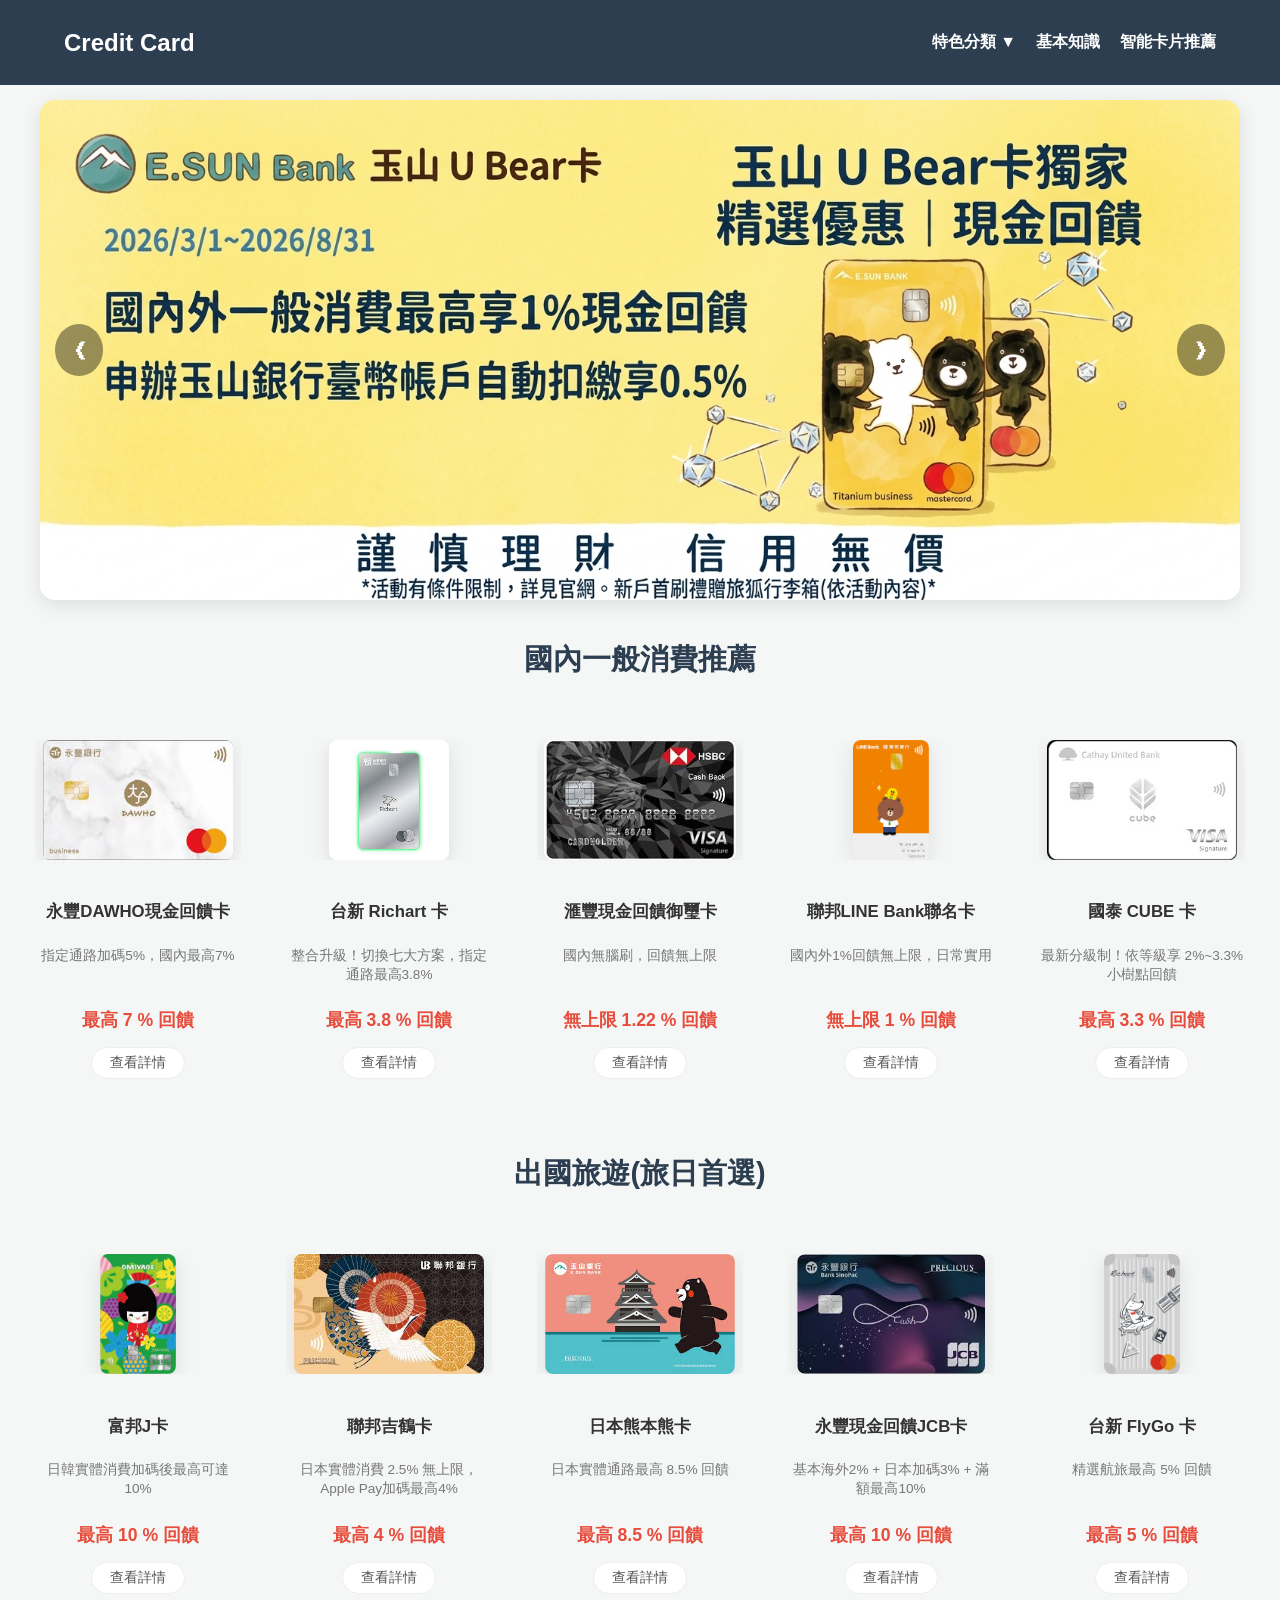
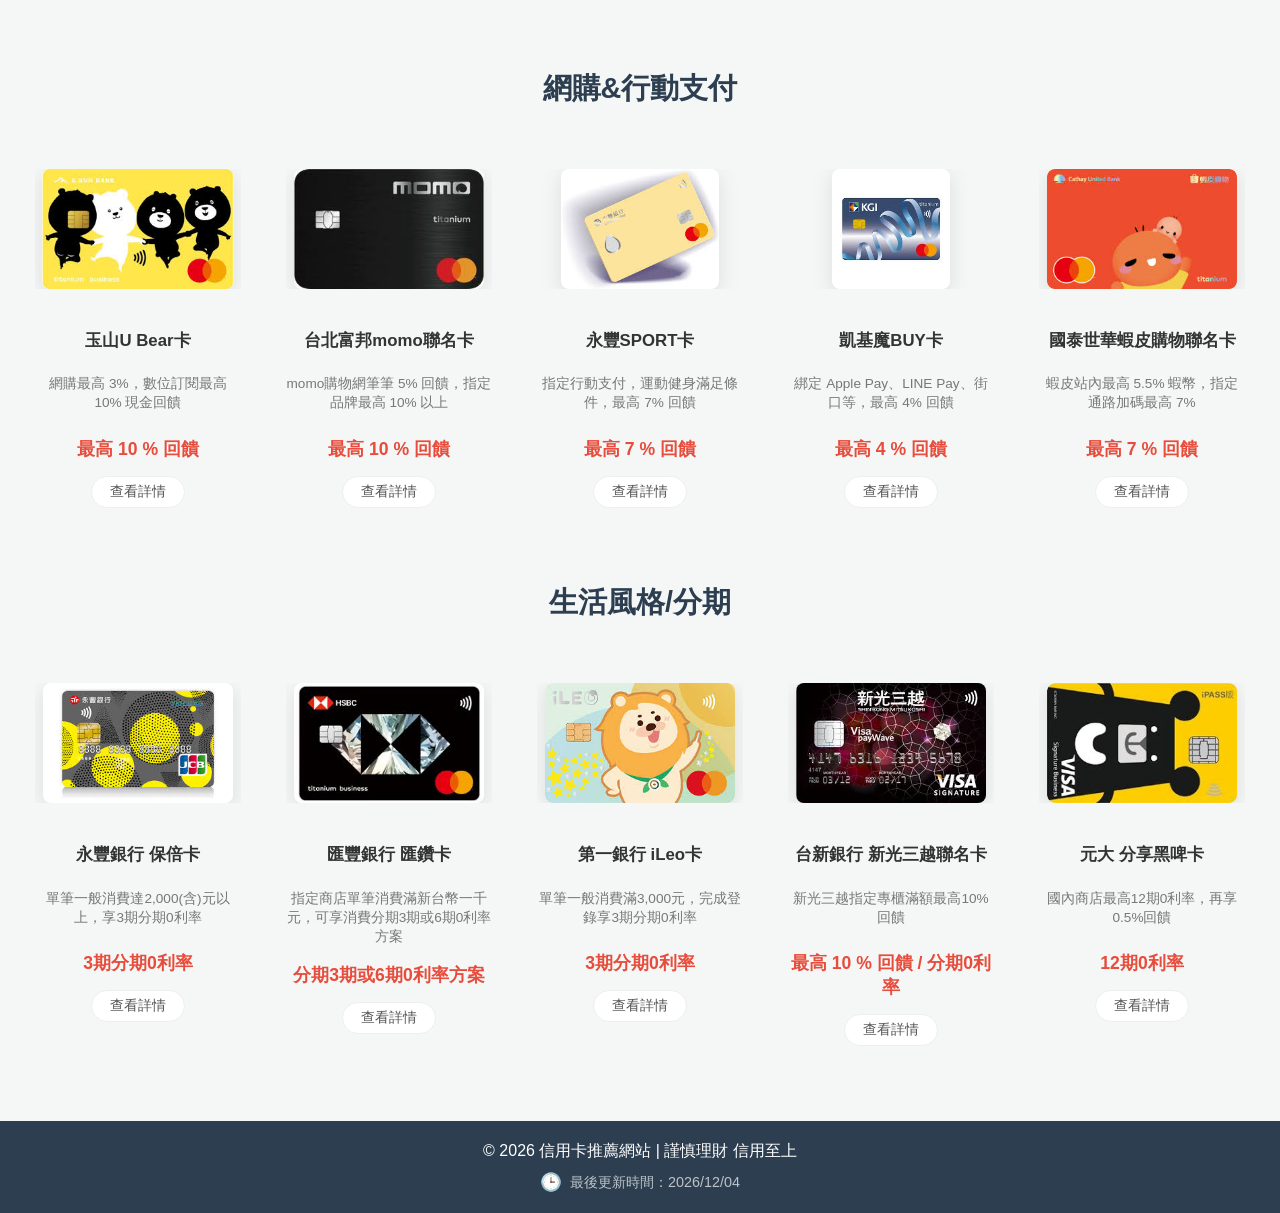
<file: index.html>
<!DOCTYPE html>
<html lang="zh-TW">

<head>
    <meta charset="UTF-8">
    <meta name="viewport" content="width=device-width, initial-scale=1.0">
    <title>台灣熱門信用卡推薦指南</title>
    <link rel="stylesheet" href="style.css">
</head>

<body>

    <header>
        <nav class="navbar">
            <a href="index.html" class="logo" style="text-decoration: none;">Credit Card</a>
            <ul class="nav-links">
                <li class="dropdown">
                    <a href="#" class="dropbtn">特色分類 ▼</a>
                    <div class="dropdown-content">
                        <a href="#domestic">國內消費</a>
                        <a href="#overseas">出國旅遊(旅日首選)</a>
                        <a href="#online">網購/行動支付</a>
                        <a href="#lifestyle">生活風格/分期</a>
                    </div>
                </li>
                <li><a href="knowledge.html">基本知識</a></li>
                <li><a href="suggest.html">智能卡片推薦</a></li>
            </ul>
        </nav>
    </header>
    <div class="carousel-container">
        <div class="carousel-slide">
            <div class="carousel-item">
                <a href="https://reurl.cc/4lNxEK" target="_blank"><img src="./picture/UBeard輪播圖.png"
                        alt="UBeard輪播圖"></a>
            </div>
            <div class="carousel-item">
                <a href="https://reurl.cc/R2k5YZ" target="_blank"><img src="./picture/國泰cube輪播圖.png"
                        alt="國泰cube輪播圖"></a>
            </div>
            <div class="carousel-item">
                <a href="https://reurl.cc/18O96X" target="_blank"><img src="./picture/匯豐輪播圖.png" alt="匯豐輪播圖"></a>
            </div>
            <div class="carousel-item">
                <a href="https://reurl.cc/6Gq81d" target="_blank"><img src="./picture/富邦J卡輪播圖.png" alt="富邦J卡輪播圖"></a>
            </div>
        </div>
        <button class="carousel-btn prev" onclick="changeSlide(-1)">&#10094;</button>
        <button class="carousel-btn next" onclick="changeSlide(1)">&#10095;</button>
        <div class="carousel-indicators">
            <span class="dot active" onclick="goToSlide(0)"></span>
            <span class="dot" onclick="goToSlide(1)"></span>
            <span class="dot" onclick="goToSlide(2)"></span>
            <span class="dot" onclick="goToSlide(3)"></span>
        </div>
    </div>

    <main class="container">
        <section id="domestic" class="card-section">
            <div class="category-header">
                <h2> 國內一般消費推薦</h2>
            </div>

            <div class="card-grid">

                <div class="card-item">
                    <div class="card-img-placeholder"><img src="./picture/永豐DAWHO現金回饋卡.jpg" alt="永豐DAWHO現金回饋卡">
                    </div>
                    <div class="card-info">
                        <h3 class="card-name">永豐DAWHO現金回饋卡</h3>
                        <p class="advantages">指定通路加碼5%，國內最高7%</p>
                        <p class="reward-text">最高 7 % 回饋</p>
                        <button class="detail-btn" onclick="openModal('dawho')">查看詳情</button>
                    </div>

                </div>

                <div class="card-item">
                    <div class="card-img-placeholder"><img src="./picture/台新Richart卡.jpg" alt="台新 Richart 卡"></div>
                    <div class="card-info">
                        <h3 class="card-name">台新 Richart 卡</h3>
                        <p class="advantages">整合升級！切換七大方案，指定通路最高3.8%</p>
                        <p class="reward-text">最高 3.8 % 回饋</p>
                        <button class="detail-btn" onclick="openModal('gogo')">查看詳情</button>
                    </div>
                </div>

                <div class="card-item">
                    <div class="card-img-placeholder"><img src="./picture/滙豐現金回饋御璽卡.jpg" alt="滙豐現金回饋御璽卡"></div>
                    <div class="card-info">
                        <h3 class="card-name">滙豐現金回饋御璽卡</h3>
                        <p class="advantages">國內無腦刷，回饋無上限</p>
                        <p class="reward-text">無上限 1.22 % 回饋</p>
                        <button class="detail-btn" onclick="openModal('cashback_visa')">查看詳情</button>
                    </div>
                </div>
                <div class="card-item">
                    <div class="card-img-placeholder"><img src="./picture/聯邦LINE Bank聯名卡.jpg" alt="聯邦LINE Bank聯名卡">
                    </div>
                    <div class="card-info">
                        <h3 class="card-name">聯邦LINE Bank聯名卡</h3>
                        <p class="advantages">國內外1%回饋無上限，日常實用</p>
                        <p class="reward-text">無上限 1 % 回饋</p>
                        <button class="detail-btn" onclick="openModal('line_bank')">查看詳情</button>
                    </div>

                </div>
                <div class="card-item">
                    <div class="card-img-placeholder"><img src="./picture/國泰CUBE卡.jpg" alt="國泰CUBE卡"></div>
                    <div class="card-info">
                        <h3 class="card-name">國泰 CUBE 卡</h3>
                        <p class="advantages"> 最新分級制！依等級享 2%~3.3% 小樹點回饋</p>
                        <p class="reward-text">最高 3.3 % 回饋</p>
                        <button class="detail-btn" onclick="openModal('cube')">查看詳情</button>
                    </div>
                </div>
            </div>

        </section>

        <section id="overseas" class="card-section">
            <div class="category-header">
                <h2> 出國旅遊(旅日首選)</h2>
            </div>

            <div class="card-grid">

                <div class="card-item">
                    <div class="card-img-placeholder"><img src="./picture/富邦J卡.jpg" alt="富邦J卡"></div>
                    <div class="card-info">
                        <h3 class="card-name">富邦J卡</h3>
                        <p class="advantages">日韓實體消費加碼後最高可達 10%</p>
                        <p class="reward-text">最高 10 % 回饋</p>
                        <button class="detail-btn" onclick="openModal('fubon_j')">查看詳情</button>
                    </div>
                </div>

                <div class="card-item">
                    <div class="card-img-placeholder"><img src="./picture/聯邦吉鶴卡.jpg" alt="聯邦吉鶴卡"></div>
                    <div class="card-info">
                        <h3 class="card-name">聯邦吉鶴卡</h3>
                        <p class="advantages">日本實體消費 2.5% 無上限，Apple Pay加碼最高4%</p>
                        <p class="reward-text">最高 4 % 回饋</p>
                        <button class="detail-btn" onclick="openModal('giho')">查看詳情</button>
                    </div>
                </div>

                <div class="card-item">
                    <div class="card-img-placeholder"><img src="./picture/日本熊本熊卡.jpg" alt="日本熊本熊卡"></div>
                    <div class="card-info">
                        <h3 class="card-name">日本熊本熊卡</h3>
                        <p class="advantages">日本實體通路最高 8.5% 回饋</p>
                        <p class="reward-text">最高 8.5 % 回饋</p>
                        <button class="detail-btn" onclick="openModal('kumamon')">查看詳情</button>
                    </div>
                </div>

                <div class="card-item">
                    <div class="card-img-placeholder"><img src="./picture/永豐現金回饋JCB卡.jpg" alt="永豐現金回饋JCB卡"></div>
                    <div class="card-info">
                        <h3 class="card-name">永豐現金回饋JCB卡</h3>
                        <p class="advantages">基本海外2% + 日本加碼3% + 滿額最高10%</p>
                        <p class="reward-text">最高 10 % 回饋</p>
                        <button class="detail-btn" onclick="openModal('sinopac_jcb')">查看詳情</button>
                    </div>
                </div>

                <div class="card-item">
                    <div class="card-img-placeholder"><img src="./picture/台新FlyGo卡.jpg" alt="台新FlyGo卡"></div>
                    <div class="card-info">
                        <h3 class="card-name">台新 FlyGo 卡</h3>
                        <p class="advantages">精選航旅最高 5% 回饋</p>
                        <p class="reward-text">最高 5 % 回饋</p>
                        <button class="detail-btn" onclick="openModal('flygo')">查看詳情</button>
                    </div>
                </div>

            </div>
        </section>

        <section id="online" class="card-section">
            <div class="category-header">
                <h2> 網購&行動支付</h2>
            </div>

            <div class="card-grid">

                <div class="card-item">
                    <div class="card-img-placeholder"><img src="./picture/玉山U Bear卡.jpg" alt="玉山U Bear卡"></div>
                    <div class="card-info">
                        <h3 class="card-name">玉山U Bear卡</h3>
                        <p class="advantages">網購最高 3%，數位訂閱最高 10% 現金回饋</p>
                        <p class="reward-text">最高 10 % 回饋</p>
                        <button class="detail-btn" onclick="openModal('ubear')">查看詳情</button>
                    </div>
                </div>

                <div class="card-item">
                    <div class="card-img-placeholder"><img src="./picture/台北富邦momo聯名卡.jpg" alt="台北富邦momo聯名卡"></div>
                    <div class="card-info">
                        <h3 class="card-name">台北富邦momo聯名卡</h3>
                        <p class="advantages">momo購物網筆筆 5% 回饋，指定品牌最高 10% 以上</p>
                        <p class="reward-text">最高 10 % 回饋</p>
                        <button class="detail-btn" onclick="openModal('momo')">查看詳情</button>
                    </div>
                </div>

                <div class="card-item">
                    <div class="card-img-placeholder"><img src="./picture/永豐SPORT卡.jpg" alt="永豐SPORT卡"></div>
                    <div class="card-info">
                        <h3 class="card-name">永豐SPORT卡</h3>
                        <p class="advantages">指定行動支付，運動健身滿足條件，最高 7% 回饋</p>
                        <p class="reward-text">最高 7 % 回饋</p>
                        <button class="detail-btn" onclick="openModal('sport')">查看詳情</button>
                    </div>
                </div>

                <div class="card-item">
                    <div class="card-img-placeholder"><img src="./picture/凱基魔BUY卡.jpg" alt="凱基魔BUY卡"></div>
                    <div class="card-info">
                        <h3 class="card-name">凱基魔BUY卡</h3>
                        <p class="advantages">綁定 Apple Pay、LINE Pay、街口等，最高 4% 回饋</p>
                        <p class="reward-text">最高 4 % 回饋</p>
                        <button class="detail-btn" onclick="openModal('magi')">查看詳情</button>
                    </div>
                </div>

                <div class="card-item">
                    <div class="card-img-placeholder"><img src="./picture/國泰世華蝦皮購物聯名卡.jpg" alt="國泰世華蝦皮購物聯名卡"></div>
                    <div class="card-info">
                        <h3 class="card-name">國泰世華蝦皮購物聯名卡</h3>
                        <p class="advantages">蝦皮站內最高 5.5% 蝦幣，指定通路加碼最高 7%</p>
                        <p class="reward-text">最高 7 % 回饋</p>
                        <button class="detail-btn" onclick="openModal('shopee')">查看詳情</button>
                    </div>
                </div>

            </div>
        </section>

        <section id="lifestyle" class="card-section">
            <div class="category-header">
                <h2> 生活風格/分期</h2>
            </div>

            <div class="card-grid">

                <div class="card-item">
                    <div class="card-img-placeholder"><img src="./picture/永豐銀行 保倍卡.jpg" alt="永豐銀行 保倍卡"></div>
                    <div class="card-info">
                        <h3 class="card-name">永豐銀行 保倍卡</h3>
                        <p class="advantages">單筆一般消費達2,000(含)元以上，享3期分期0利率</p>
                        <p class="reward-text">3期分期0利率</p>
                        <button class="detail-btn" onclick="openModal('sinopac_baby')">查看詳情</button>
                    </div>
                </div>

                <div class="card-item">
                    <div class="card-img-placeholder"><img src="./picture/匯豐銀行 匯鑽卡.jpg" alt="匯豐銀行 匯鑽卡"></div>
                    <div class="card-info">
                        <h3 class="card-name">匯豐銀行 匯鑽卡</h3>
                        <p class="advantages">指定商店單筆消費滿新台幣一千元，可享消費分期3期或6期0利率方案</p>
                        <p class="reward-text">分期3期或6期0利率方案</p>
                        <button class="detail-btn" onclick="openModal('hsbc_diamond')">查看詳情</button>
                    </div>
                </div>

                <div class="card-item">
                    <div class="card-img-placeholder"><img src="./picture/第一銀行 iLeo卡.jpg" alt="第一銀行 iLeo卡"></div>
                    <div class="card-info">
                        <h3 class="card-name">第一銀行 iLeo卡</h3>
                        <p class="advantages">單筆一般消費滿3,000元，完成登錄享3期分期0利率</p>
                        <p class="reward-text">3期分期0利率</p>
                        <button class="detail-btn" onclick="openModal('first_ileo')">查看詳情</button>
                    </div>
                </div>

                <div class="card-item">
                    <div class="card-img-placeholder"><img src="./picture/台新銀行 新光三越聯名卡.jpg" alt="台新銀行 新光三越聯名卡"></div>
                    <div class="card-info">
                        <h3 class="card-name">台新銀行 新光三越聯名卡</h3>
                        <p class="advantages">新光三越指定專櫃滿額最高10%回饋</p>
                        <p class="reward-text">最高 10 % 回饋 / 分期0利率</p>
                        <button class="detail-btn" onclick="openModal('taishin_shinkong')">查看詳情</button>
                    </div>
                </div>

                <div class="card-item">
                    <div class="card-img-placeholder"><img src="./picture/元大 分享黑啤卡.jpg" alt="元大 分享黑啤卡"></div>
                    <div class="card-info">
                        <h3 class="card-name">元大 分享黑啤卡</h3>
                        <p class="advantages">國內商店最高12期0利率，再享0.5%回饋</p>
                        <p class="reward-text">12期0利率</p>
                        <button class="detail-btn" onclick="openModal('yuantadabest_share')">查看詳情</button>
                    </div>
                </div>

            </div>
        </section>
    </main>

    <footer>
        <p>&copy; 2026 信用卡推薦網站 | 謹慎理財 信用至上</p>
        <div class="update-time-container">
            <span class="update-icon">🕒</span>
            <span>最後更新時間：<span id="last-update-time"></span></span>
        </div>
    </footer>

    <div id="card-modal" class="modal">
        <div class="modal-content">
            <span class="close-btn" onclick="closeModal()">&times;</span>
            <div id="modal-body">
            </div>
        </div>
    </div>

    <script src="script.js"></script>
</body>

</html>
</file>
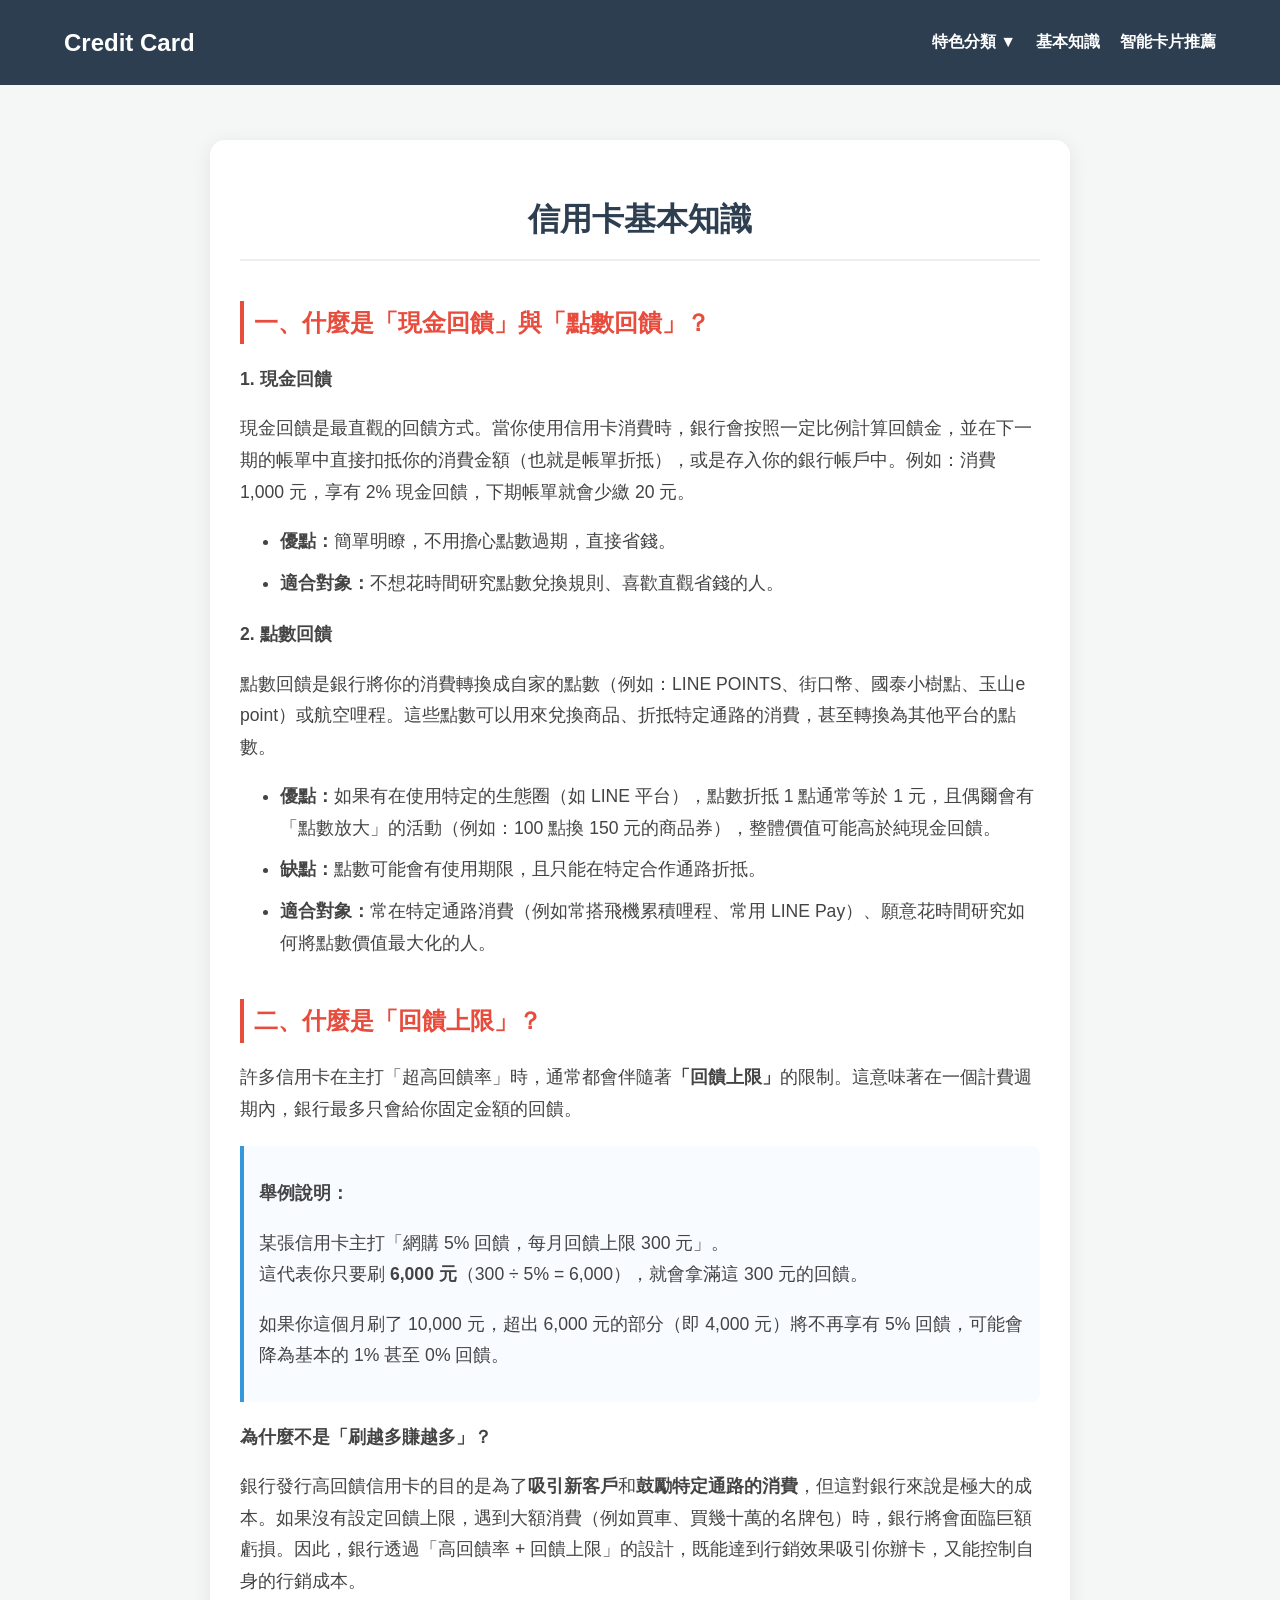
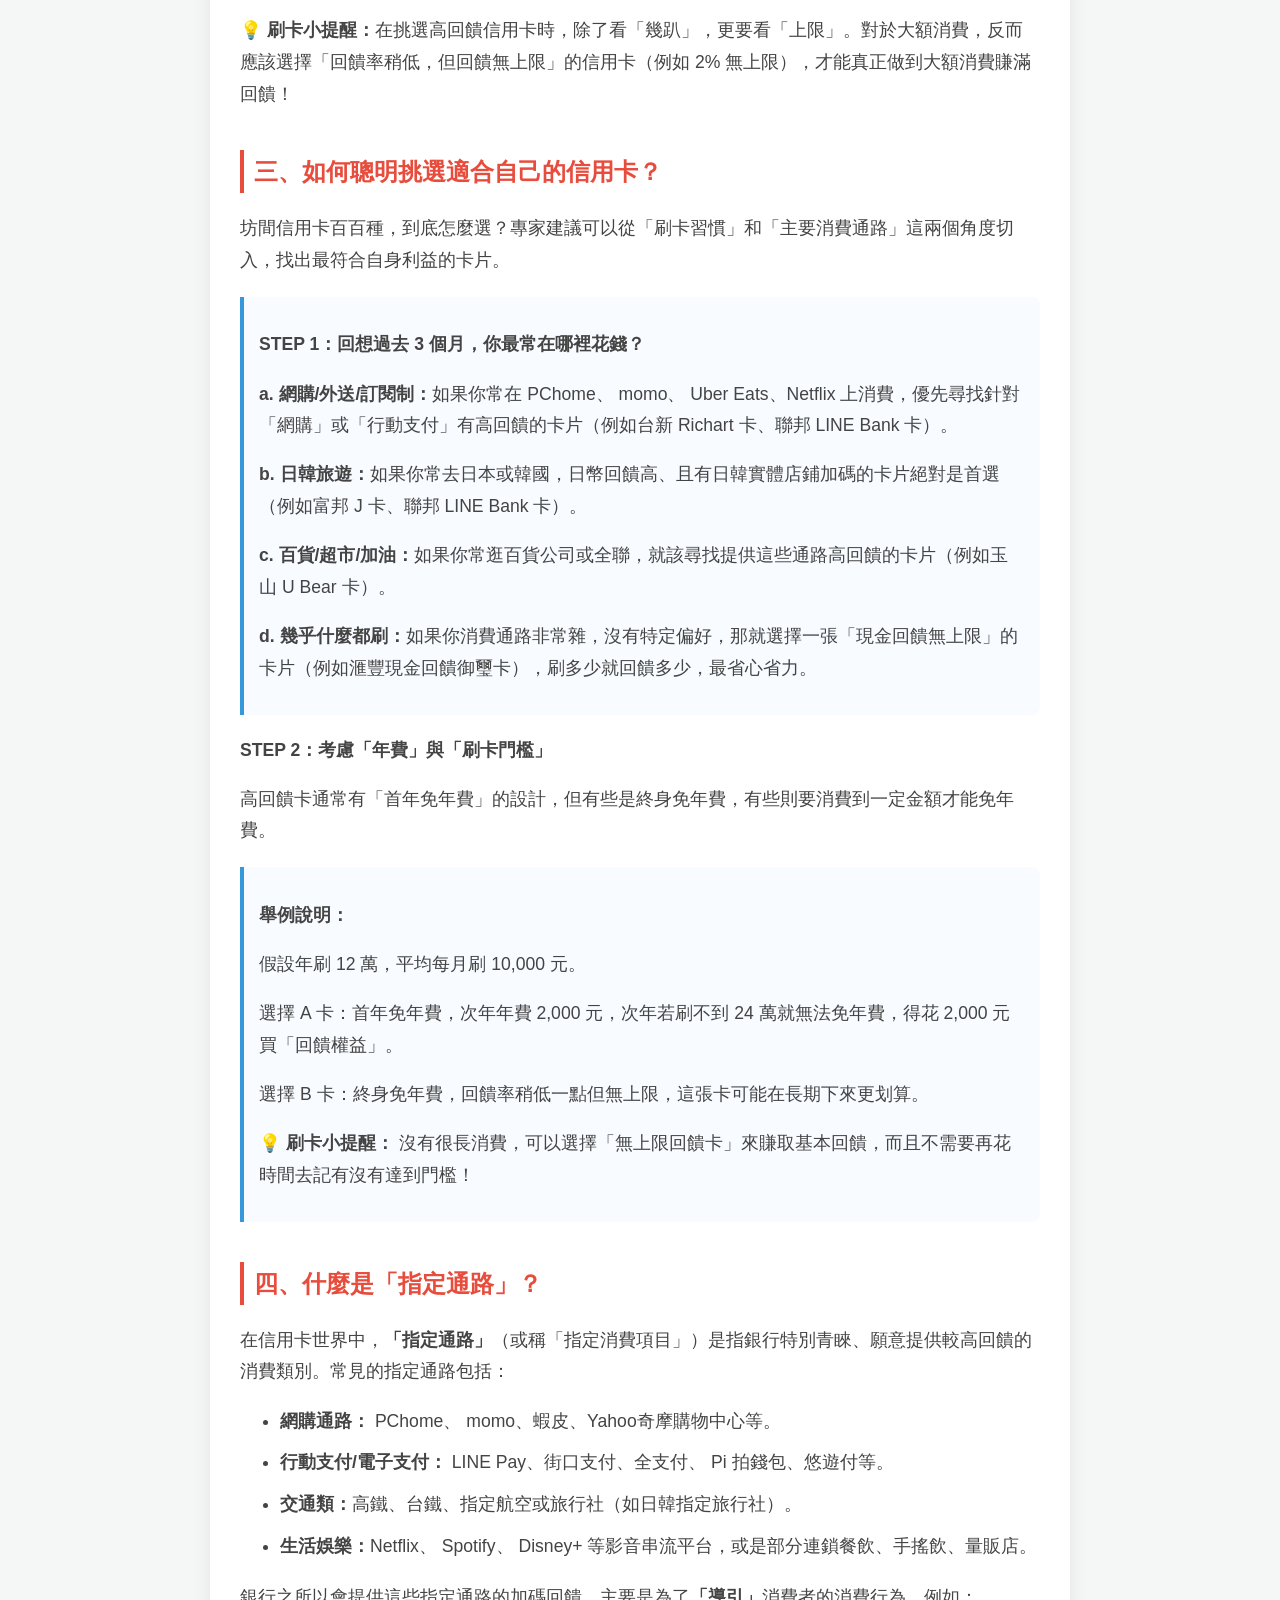
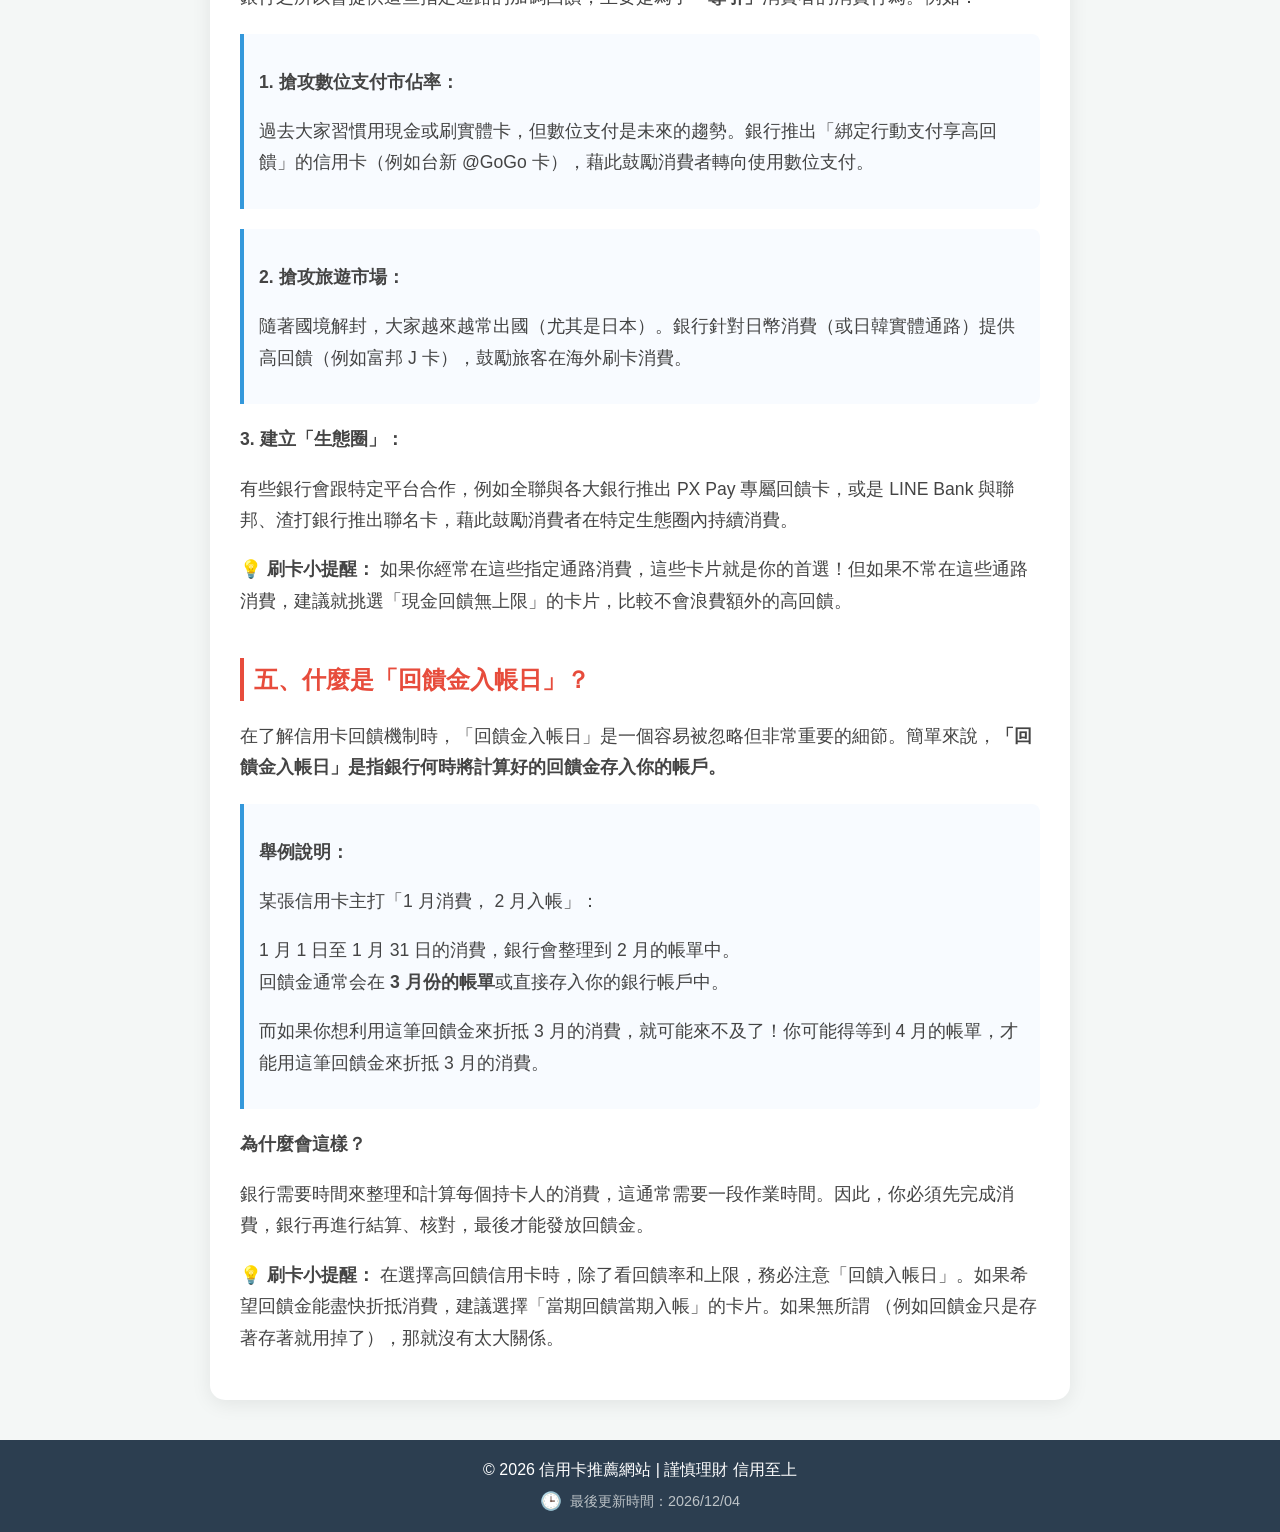
<file: knowledge.html>
<!DOCTYPE html>
<html lang="zh-TW">

<head>
    <meta charset="UTF-8">
    <meta name="viewport" content="width=device-width, initial-scale=1.0">
    <title>信用卡基本知識 - 台灣熱門信用卡推薦指南</title>
    <link rel="stylesheet" href="style.css">
    <style>
        .knowledge-container {
            max-width: 800px;
            margin: 40px auto;
            padding: 30px;
            background: #ffffff;
            border-radius: 15px;
            box-shadow: 0 4px 20px rgba(0, 0, 0, 0.08);
            line-height: 1.8;
        }

        .knowledge-container h1 {
            text-align: center;
            color: var(--primary-color);
            margin-bottom: 30px;
            border-bottom: 2px solid #eee;
            padding-bottom: 10px;
        }

        .knowledge-container h2 {
            color: var(--accent-color);
            margin-top: 40px;
            border-left: 4px solid var(--accent-color);
            padding-left: 10px;
        }

        .knowledge-container p {
            margin-bottom: 15px;
            color: #444;
            font-size: 1.1rem;
        }

        .knowledge-container ul {
            margin-bottom: 20px;
            color: #444;
            font-size: 1.1rem;
        }

        .knowledge-container li {
            margin-bottom: 10px;
        }

        .highlight-box {
            background-color: #f8fbff;
            border-left: 4px solid #3498db;
            padding: 15px;
            margin: 20px 0;
            border-radius: 0 8px 8px 0;
        }
    </style>
</head>

<body>

    <header>
        <nav class="navbar">
            <a href="index.html" class="logo" style="text-decoration: none;">Credit Card</a>
            <ul class="nav-links">
                <li class="dropdown">
                    <a href="index.html" class="dropbtn">特色分類 ▼</a>
                    <div class="dropdown-content">
                        <a href="index.html#domestic">國內消費</a>
                        <a href="index.html#overseas">出國旅遊(旅日首選)</a>
                        <a href="index.html#online">網購/行動支付</a>
                        <a href="index.html#lifestyle">生活風格/分期</a>
                    </div>
                </li>
                <li><a href="knowledge.html">基本知識</a></li>
                <li><a href="suggest.html">智能卡片推薦</a></li>
            </ul>
        </nav>
    </header>

    <main class="container">
        <div class="knowledge-container">
            <h1> 信用卡基本知識</h1>

            <h2>一、什麼是「現金回饋」與「點數回饋」？</h2>

            <p><strong>1. 現金回饋 </strong></p>
            <p>現金回饋是最直觀的回饋方式。當你使用信用卡消費時，銀行會按照一定比例計算回饋金，並在下一期的帳單中直接扣抵你的消費金額（也就是帳單折抵），或是存入你的銀行帳戶中。例如：消費 1,000 元，享有 2%
                現金回饋，下期帳單就會少繳 20 元。</p>
            <ul>
                <li><strong>優點：</strong>簡單明瞭，不用擔心點數過期，直接省錢。</li>
                <li><strong>適合對象：</strong>不想花時間研究點數兌換規則、喜歡直觀省錢的人。</li>
            </ul>

            <p><strong>2. 點數回饋 </strong></p>
            <p>點數回饋是銀行將你的消費轉換成自家的點數（例如：LINE POINTS、街口幣、國泰小樹點、玉山e point）或航空哩程。這些點數可以用來兌換商品、折抵特定通路的消費，甚至轉換為其他平台的點數。</p>
            <ul>
                <li><strong>優點：</strong>如果有在使用特定的生態圈（如 LINE 平台），點數折抵 1 點通常等於 1 元，且偶爾會有「點數放大」的活動（例如：100 點換 150
                    元的商品券），整體價值可能高於純現金回饋。</li>
                <li><strong>缺點：</strong>點數可能會有使用期限，且只能在特定合作通路折抵。</li>
                <li><strong>適合對象：</strong>常在特定通路消費（例如常搭飛機累積哩程、常用 LINE Pay）、願意花時間研究如何將點數價值最大化的人。</li>
            </ul>

            <h2>二、什麼是「回饋上限」？</h2>

            <p>許多信用卡在主打「超高回饋率」時，通常都會伴隨著<strong>「回饋上限」</strong>的限制。這意味著在一個計費週期內，銀行最多只會給你固定金額的回饋。</p>

            <div class="highlight-box">
                <p><strong>舉例說明：</strong></p>
                <p>某張信用卡主打「網購 5% 回饋，每月回饋上限 300 元」。<br>
                    這代表你只要刷 <strong>6,000 元</strong>（300 ÷ 5% = 6,000），就會拿滿這 300 元的回饋。</p>
                <p>如果你這個月刷了 10,000 元，超出 6,000 元的部分（即 4,000 元）將不再享有 5% 回饋，可能會降為基本的 1% 甚至 0% 回饋。</p>
            </div>

            <p><strong>為什麼不是「刷越多賺越多」？</strong></p>
            <p>銀行發行高回饋信用卡的目的是為了<strong>吸引新客戶</strong>和<strong>鼓勵特定通路的消費</strong>，但這對銀行來說是極大的成本。如果沒有設定回饋上限，遇到大額消費（例如買車、買幾十萬的名牌包）時，銀行將會面臨巨額虧損。因此，銀行透過「高回饋率
                + 回饋上限」的設計，既能達到行銷效果吸引你辦卡，又能控制自身的行銷成本。</p>
            <p><strong>💡 刷卡小提醒：</strong>在挑選高回饋信用卡時，除了看「幾趴」，更要看「上限」。對於大額消費，反而應該選擇「回饋率稍低，但回饋無上限」的信用卡（例如 2%
                無上限），才能真正做到大額消費賺滿回饋！</p>

            <h2>三、如何聰明挑選適合自己的信用卡？</h2>

            <p>坊間信用卡百百種，到底怎麼選？專家建議可以從「刷卡習慣」和「主要消費通路」這兩個角度切入，找出最符合自身利益的卡片。</p>

            <div class="highlight-box">
                <p><strong>STEP 1：回想過去 3 個月，你最常在哪裡花錢？</strong></p>
                <p><strong>a. 網購/外送/訂閱制：</strong>如果你常在 PChome、 momo、 Uber Eats、Netflix 上消費，優先尋找針對「網購」或「行動支付」有高回饋的卡片（例如台新
                    Richart
                    卡、聯邦 LINE Bank 卡）。</p>
                <p><strong>b. 日韓旅遊：</strong>如果你常去日本或韓國，日幣回饋高、且有日韓實體店鋪加碼的卡片絕對是首選（例如富邦 J 卡、聯邦 LINE Bank
                    卡）。</p>
                <p><strong>c. 百貨/超市/加油：</strong>如果你常逛百貨公司或全聯，就該尋找提供這些通路高回饋的卡片（例如玉山 U Bear 卡）。</p>
                <p><strong>d. 幾乎什麼都刷：</strong>如果你消費通路非常雜，沒有特定偏好，那就選擇一張「現金回饋無上限」的卡片（例如滙豐現金回饋御璽卡），刷多少就回饋多少，最省心省力。</p>
            </div>

            <p><strong>STEP 2：考慮「年費」與「刷卡門檻」</strong></p>
            <p>高回饋卡通常有「首年免年費」的設計，但有些是終身免年費，有些則要消費到一定金額才能免年費。</p>

            <div class="highlight-box">
                <p><strong>舉例說明：</strong></p>
                <p>假設年刷 12 萬，平均每月刷 10,000 元。</p>
                <p>選擇 A 卡：首年免年費，次年年費 2,000 元，次年若刷不到 24 萬就無法免年費，得花 2,000 元買「回饋權益」。</p>
                <p>選擇 B 卡：終身免年費，回饋率稍低一點但無上限，這張卡可能在長期下來更划算。</p>
                <p><strong>💡 刷卡小提醒：</strong> 沒有很長消費，可以選擇「無上限回饋卡」來賺取基本回饋，而且不需要再花時間去記有沒有達到門檻！</p>
            </div>

            <h2>四、什麼是「指定通路」？</h2>

            <p>在信用卡世界中，<strong>「指定通路」</strong>（或稱「指定消費項目」）是指銀行特別青睞、願意提供較高回饋的消費類別。常見的指定通路包括：</p>

            <ul>
                <li><strong>網購通路：</strong> PChome、 momo、蝦皮、Yahoo奇摩購物中心等。</li>
                <li><strong>行動支付/電子支付：</strong> LINE Pay、街口支付、全支付、 Pi 拍錢包、悠遊付等。</li>
                <li><strong>交通類：</strong>高鐵、台鐵、指定航空或旅行社（如日韓指定旅行社）。</li>
                <li><strong>生活娛樂：</strong>Netflix、 Spotify、 Disney+ 等影音串流平台，或是部分連鎖餐飲、手搖飲、量販店。</li>
            </ul>

            <p>銀行之所以會提供這些指定通路的加碼回饋，主要是為了<strong>「導引」</strong>消費者的消費行為。例如：</p>

            <div class="highlight-box">
                <p><strong>1. 搶攻數位支付市佔率：</strong></p>
                <p>過去大家習慣用現金或刷實體卡，但數位支付是未來的趨勢。銀行推出「綁定行動支付享高回饋」的信用卡（例如台新 @GoGo 卡），藉此鼓勵消費者轉向使用數位支付。</p>
            </div>

            <div class="highlight-box">
                <p><strong>2. 搶攻旅遊市場：</strong></p>
                <p>隨著國境解封，大家越來越常出國（尤其是日本）。銀行針對日幣消費（或日韓實體通路）提供高回饋（例如富邦 J 卡），鼓勵旅客在海外刷卡消費。</p>
            </div>

            <p><strong>3. 建立「生態圈」：</strong></p>
            <p>有些銀行會跟特定平台合作，例如全聯與各大銀行推出 PX Pay 專屬回饋卡，或是 LINE Bank 與聯邦、渣打銀行推出聯名卡，藉此鼓勵消費者在特定生態圈內持續消費。</p>
            <p><strong>💡 刷卡小提醒：</strong> 如果你經常在這些指定通路消費，這些卡片就是你的首選！但如果不常在這些通路消費，建議就挑選「現金回饋無上限」的卡片，比較不會浪費額外的高回饋。</p>

            <h2>五、什麼是「回饋金入帳日」？</h2>

            <p>在了解信用卡回饋機制時，「回饋金入帳日」是一個容易被忽略但非常重要的細節。簡單來說，<strong>「回饋金入帳日」是指銀行何時將計算好的回饋金存入你的帳戶。</strong></p>

            <div class="highlight-box">
                <p><strong>舉例說明：</strong></p>
                <p>某張信用卡主打「1 月消費， 2 月入帳」：</p>
                <p>1 月 1 日至 1 月 31 日的消費，銀行會整理到 2 月的帳單中。<br>回饋金通常会在 <strong>3 月份的帳單</strong>或直接存入你的銀行帳戶中。</p>
                <p>而如果你想利用這筆回饋金來折抵 3 月的消費，就可能來不及了！你可能得等到 4 月的帳單，才能用這筆回饋金來折抵 3 月的消費。</p>
            </div>

            <p><strong>為什麼會這樣？</strong></p>
            <p>銀行需要時間來整理和計算每個持卡人的消費，這通常需要一段作業時間。因此，你必須先完成消費，銀行再進行結算、核對，最後才能發放回饋金。</p>

            <p><strong>💡 刷卡小提醒：</strong> 在選擇高回饋信用卡時，除了看回饋率和上限，務必注意「回饋入帳日」。如果希望回饋金能盡快折抵消費，建議選擇「當期回饋當期入帳」的卡片。如果無所謂
                （例如回饋金只是存著存著就用掉了），那就沒有太大關係。</p>

        </div>
    </main>

    <footer>
        <p>&copy; 2026 信用卡推薦網站 | 謹慎理財 信用至上</p>
        <div class="update-time-container">
            <span class="update-icon">🕒</span>
            <span>最後更新時間：<span id="last-update-time"></span></span>
        </div>
    </footer>

    <script src="script.js"></script>

</body>

</html>
</file>
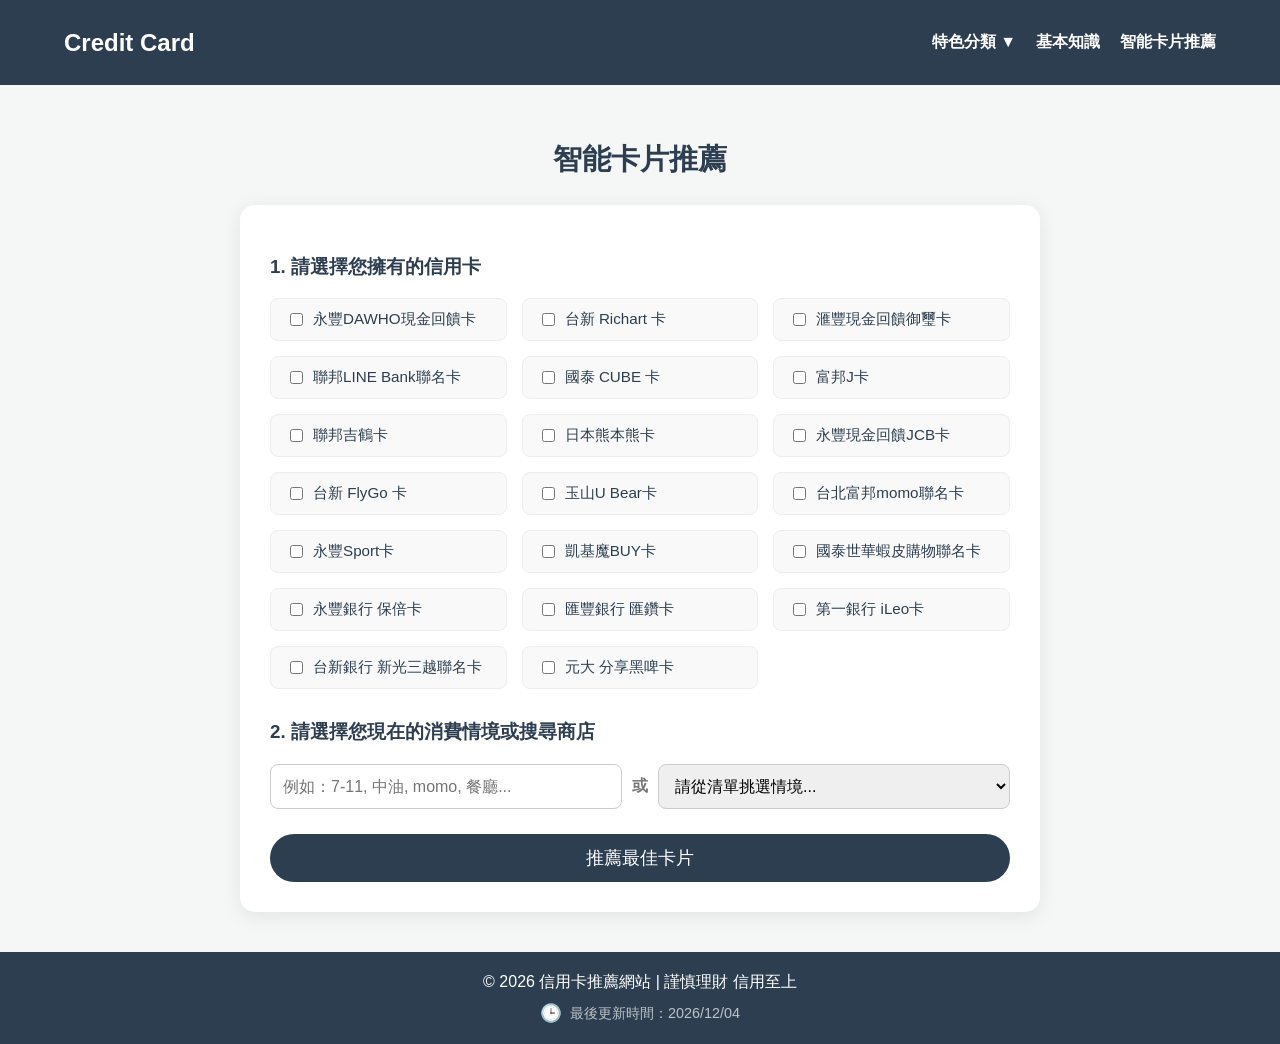
<file: suggest.html>
<!DOCTYPE html>
<html lang="zh-TW">

<head>
    <meta charset="UTF-8">
    <meta name="viewport" content="width=device-width, initial-scale=1.0">
    <title>智能卡片推薦 - 信用卡推薦指南</title>
    <link rel="stylesheet" href="style.css">
</head>

<body>

    <header>
        <nav class="navbar">
            <a href="index.html" class="logo" style="text-decoration: none;">Credit Card</a>
            <ul class="nav-links">
                <li class="dropdown">
                    <a href="index.html" class="dropbtn">特色分類 ▼</a>
                    <div class="dropdown-content">
                        <a href="index.html#domestic">國內消費</a>
                        <a href="index.html#overseas">出國旅遊(旅日首選)</a>
                        <a href="index.html#online">網購/行動支付</a>
                        <a href="index.html#lifestyle">生活風格/分期</a>
                    </div>
                </li>
                <li><a href="knowledge.html">基本知識</a></li>
                <li><a href="suggest.html">智能卡片推薦</a></li>
            </ul>
        </nav>
    </header>

    <main class="container">
        <section class="card-section" style="max-width: 800px; margin: 0 auto;">
            <div class="category-header">
                <h2>智能卡片推薦</h2>
            </div>
            <div class="suggest-container"
                style="background: white; padding: 30px; border-radius: 15px; box-shadow: 0 4px 20px rgba(0,0,0,0.08);">

                <h3>1. 請選擇您擁有的信用卡</h3>
                <div class="owned-cards-grid" id="owned-cards-grid">
                </div>

                <h3 style="margin-top: 30px;">2. 請選擇您現在的消費情境或搜尋商店</h3>
                <div style="display: flex; gap: 10px; margin-top: 10px; flex-wrap: wrap;">
                    <input type="text" id="store-search" class="scenario-select" placeholder="例如：7-11, 中油, momo, 餐廳..."
                        style="flex: 1; min-width: 200px; margin-top: 0;">
                    <span style="display: flex; align-items: center; color: #777; font-weight: bold;">或</span>
                    <select id="scenario-select" class="scenario-select"
                        style="flex: 1; min-width: 200px; margin-top: 0;">
                        <option value="">請從清單挑選情境...</option>
                        <option value="domestic">國內一般消費</option>
                        <option value="overseas">出國旅遊 (海外實體)</option>
                        <option value="japan">日本旅遊</option>
                        <option value="online">網路購物 (PChome, 淘寶等)</option>
                        <option value="momo_shop">momo購物網</option>
                        <option value="shopee_shop">蝦皮購物</option>
                        <option value="mobile_pay">行動支付 (LINE Pay, 街口, Apple Pay等)</option>
                        <option value="convenience">便利商店 (7-11, 全家等)</option>
                        <option value="gas">加油站</option>
                        <option value="restaurant">實體餐廳</option>
                    </select>
                </div>

                <button class="detail-btn suggest-btn" onclick="recommendCard()"
                    style="margin-top: 25px; width: 100%; font-size: 1.1rem; padding: 12px;">推薦最佳卡片</button>

                <div id="recommendation-result" style="margin-top: 30px; display: none;">
                    <h3 style="text-align: center; color: var(--accent-color);">🌟 推薦使用 🌟</h3>
                    <div id="recommended-card-info" style="text-align: center; margin-top: 15px;">
                        <!-- 推薦結果將顯示在這裡 -->
                    </div>
                </div>

            </div>
        </section>
    </main>

    <footer>
        <p>&copy; 2026 信用卡推薦網站 | 謹慎理財 信用至上</p>
        <div class="update-time-container">
            <span class="update-icon">🕒</span>
            <span>最後更新時間：<span id="last-update-time"></span></span>
        </div>
    </footer>

    <!-- 彈窗結構 -->
    <div id="card-modal" class="modal">
        <div class="modal-content">
            <span class="close-btn" onclick="closeModal()">&times;</span>
            <div id="modal-body"></div>
        </div>
    </div>

    <script src="script.js"></script>
</body>

</html>
</file>
<file: style.css>
:root {
    --primary-color: #2c3e50;
    --accent-color: #e74c3c;
    --bg-light: #f4f7f6;
    --white: #ffffff;
}

html {
    scroll-behavior: smooth;
    scroll-padding-top: 100px;
}

body {
    font-family: 'PingFang TC', 'Microsoft JhengHei', sans-serif;
    margin: 0;
    padding-top: 100px;
    background-color: var(--bg-light);
    color: var(--primary-color);
}

/* 導覽列 */
.navbar {
    position: fixed;
    top: 0;
    left: 0;
    width: 100%;
    display: flex;
    justify-content: space-between;
    align-items: center;
    background: var(--primary-color);
    padding: 1rem 5%;
    z-index: 1000;
    box-sizing: border-box;
}

.logo {
    color: var(--white);
    font-size: 1.5rem;
    font-weight: bold;
}

.nav-links {
    display: flex;
    list-style: none;
}

.nav-links li {
    margin-left: 20px;
}

.nav-links a {
    color: white;
    text-decoration: none;
    font-weight: bold;
}

/* 下拉選單 */
.dropdown {
    position: relative;
}

.dropdown-content {
    display: none;
    position: absolute;
    background: var(--white);
    min-width: 160px;
    box-shadow: 0 8px 16px rgba(0, 0, 0, 0.2);
    top: 100%;
}

.dropdown-content a {
    color: black;
    padding: 12px 16px;
    display: block;
}

.dropdown:hover .dropdown-content {
    display: block;
}

/* 卡片格線 */
.card-grid {
    display: flex;
    justify-content: center;
    gap: 15px;
    padding: 20px;
    background-color: transparent;
}

/* 單張卡片 */
.card-item {
    flex: 1;
    background: transparent;
    text-align: center;
    padding: 15px;
    border-radius: 12px;
    transition: all 0.3s ease;
    display: flex;
    flex-direction: column;
    align-items: center;
}

.card-item:hover {
    background-color: #f8fbff;
    transform: translateY(-5px);
}

/* 圖片容器 */
.card-img-placeholder {
    width: 100%;
    height: 120px;
    background-color: transparent;
    display: flex;
    align-items: center;
    justify-content: center;
    overflow: hidden;
    margin-bottom: 15px;
}

.card-img-placeholder img {
    max-width: 100%;
    max-height: 100%;
    object-fit: contain;
    border-radius: 8px;
    filter: drop-shadow(0 5px 10px rgba(0, 0, 0, 0.1));
}

/* 文字樣式 */
.card-name {
    font-size: 1.05rem;
    color: #333;
    font-weight: 600;
    margin-bottom: 8px;
    height: 2.4em;
    display: flex;
    align-items: center;
    justify-content: center;
}

.advantages {
    font-size: 0.85rem;
    color: #777;
    margin-bottom: 12px;
    min-height: 45px;
    line-height: 1.4;
}

.reward-text {
    color: var(--accent-color);
    font-weight: bold;
    font-size: 1.1rem;
    margin-bottom: 15px;
}

/* 按鈕 */
.detail-btn {
    background-color: var(--white);
    border: 1.5px solid #eee;
    color: #555;
    border-radius: 50px;
    padding: 6px 18px;
    font-size: 0.85rem;
    font-weight: 500;
    cursor: pointer;
    transition: all 0.2s;
}

.detail-btn:hover {
    background-color: var(--primary-color);
    color: white;
    border-color: var(--primary-color);
}

/* 分類標題 */
.card-section h2 {
    text-align: center;
    margin-top: 40px;
    margin-bottom: 25px;
    font-size: 1.8rem;
    color: var(--primary-color);
}

.category-header h2 {
    text-align: center;
}

/* 彈窗 */
.modal {
    display: none;
    position: fixed;
    z-index: 2000;
    left: 0;
    top: 0;
    width: 100%;
    height: 100%;
    background-color: rgba(0, 0, 0, 0.6);
}

@keyframes slideDown {
    from { opacity: 0; transform: translateY(-30px); }
    to   { opacity: 1; transform: translateY(0); }
}

.modal-content {
    background-color: #fff;
    margin: 10% auto;
    padding: 30px;
    border-radius: 15px;
    width: 50%;
    max-width: 500px;
    position: relative;
    box-shadow: 0 5px 20px rgba(0, 0, 0, 0.3);
    animation: slideDown 0.3s ease-out;
}

.close-btn {
    position: absolute;
    right: 20px;
    top: 15px;
    font-size: 28px;
    font-weight: bold;
    cursor: pointer;
    color: #aaa;
}

.close-btn:hover {
    color: #000;
}

.modal-detail-title {
    color: var(--primary-color);
    margin-bottom: 15px;
}

.modal-detail-item {
    margin-bottom: 10px;
    line-height: 1.6;
}

/* 輪播圖 */
.carousel-container {
    position: relative;
    max-width: 1200px;
    margin: 0 auto 40px auto;
    overflow: hidden;
    border-radius: 15px;
    box-shadow: 0 5px 20px rgba(0, 0, 0, 0.1);
}

.carousel-slide {
    display: flex;
    transition: transform 0.5s ease-in-out;
    width: 100%;
}

.carousel-item {
    min-width: 100%;
    box-sizing: border-box;
}

.carousel-item img {
    width: 100%;
    display: block;
    object-fit: cover;
    max-height: 500px;
}

.carousel-btn {
    position: absolute;
    top: 50%;
    transform: translateY(-50%);
    background-color: rgba(0, 0, 0, 0.4);
    color: white;
    border: none;
    cursor: pointer;
    padding: 12px 18px;
    font-size: 24px;
    border-radius: 50%;
    z-index: 10;
    transition: background-color 0.3s;
}

.carousel-btn:hover {
    background-color: rgba(0, 0, 0, 0.8);
}

.carousel-btn.prev {
    left: 15px;
}

.carousel-btn.next {
    right: 15px;
}

.carousel-indicators {
    position: absolute;
    bottom: 20px;
    left: 50%;
    transform: translateX(-50%);
    display: flex;
    gap: 12px;
}

.dot {
    width: 12px;
    height: 12px;
    background-color: rgba(255, 255, 255, 0.5);
    border-radius: 50%;
    cursor: pointer;
    transition: background-color 0.3s;
}

.dot.active,
.dot:hover {
    background-color: white;
}

/* 智能推薦頁面 */
.owned-cards-grid {
    display: grid;
    grid-template-columns: repeat(auto-fill, minmax(200px, 1fr));
    gap: 15px;
    margin-top: 15px;
}

.card-checkbox-label {
    display: flex;
    align-items: center;
    background: #f9f9f9;
    padding: 10px 15px;
    border-radius: 8px;
    cursor: pointer;
    border: 1px solid #eee;
    transition: all 0.2s;
    font-size: 0.95rem;
}

.card-checkbox-label:hover {
    background: #f0f4f8;
    border-color: var(--primary-color);
}

.card-checkbox-label input {
    margin-right: 10px;
    cursor: pointer;
}

.scenario-select {
    width: 100%;
    padding: 12px;
    border-radius: 8px;
    border: 1px solid #ccc;
    font-size: 1rem;
    margin-top: 10px;
}

.suggest-btn {
    background-color: var(--primary-color);
    color: white;
    border: none;
    transition: background-color 0.3s;
}

.suggest-btn:hover {
    background-color: #1a252f;
    color: white;
}

.recommended-card-box {
    background: #fdfbf7;
    border: 2px solid #f39c12;
    padding: 20px;
    border-radius: 12px;
    display: inline-block;
    margin-top: 10px;
}

/* 頁尾 */
footer {
    text-align: center;
    padding: 20px 0;
    background-color: var(--primary-color);
    color: var(--white);
    margin-top: 40px;
}

footer p {
    margin: 0 0 10px 0;
}

.update-time-container {
    font-size: 0.9rem;
    color: #bdc3c7;
    display: flex;
    justify-content: center;
    align-items: center;
    gap: 8px;
}

.update-icon {
    font-size: 1.1rem;
}
</file>
